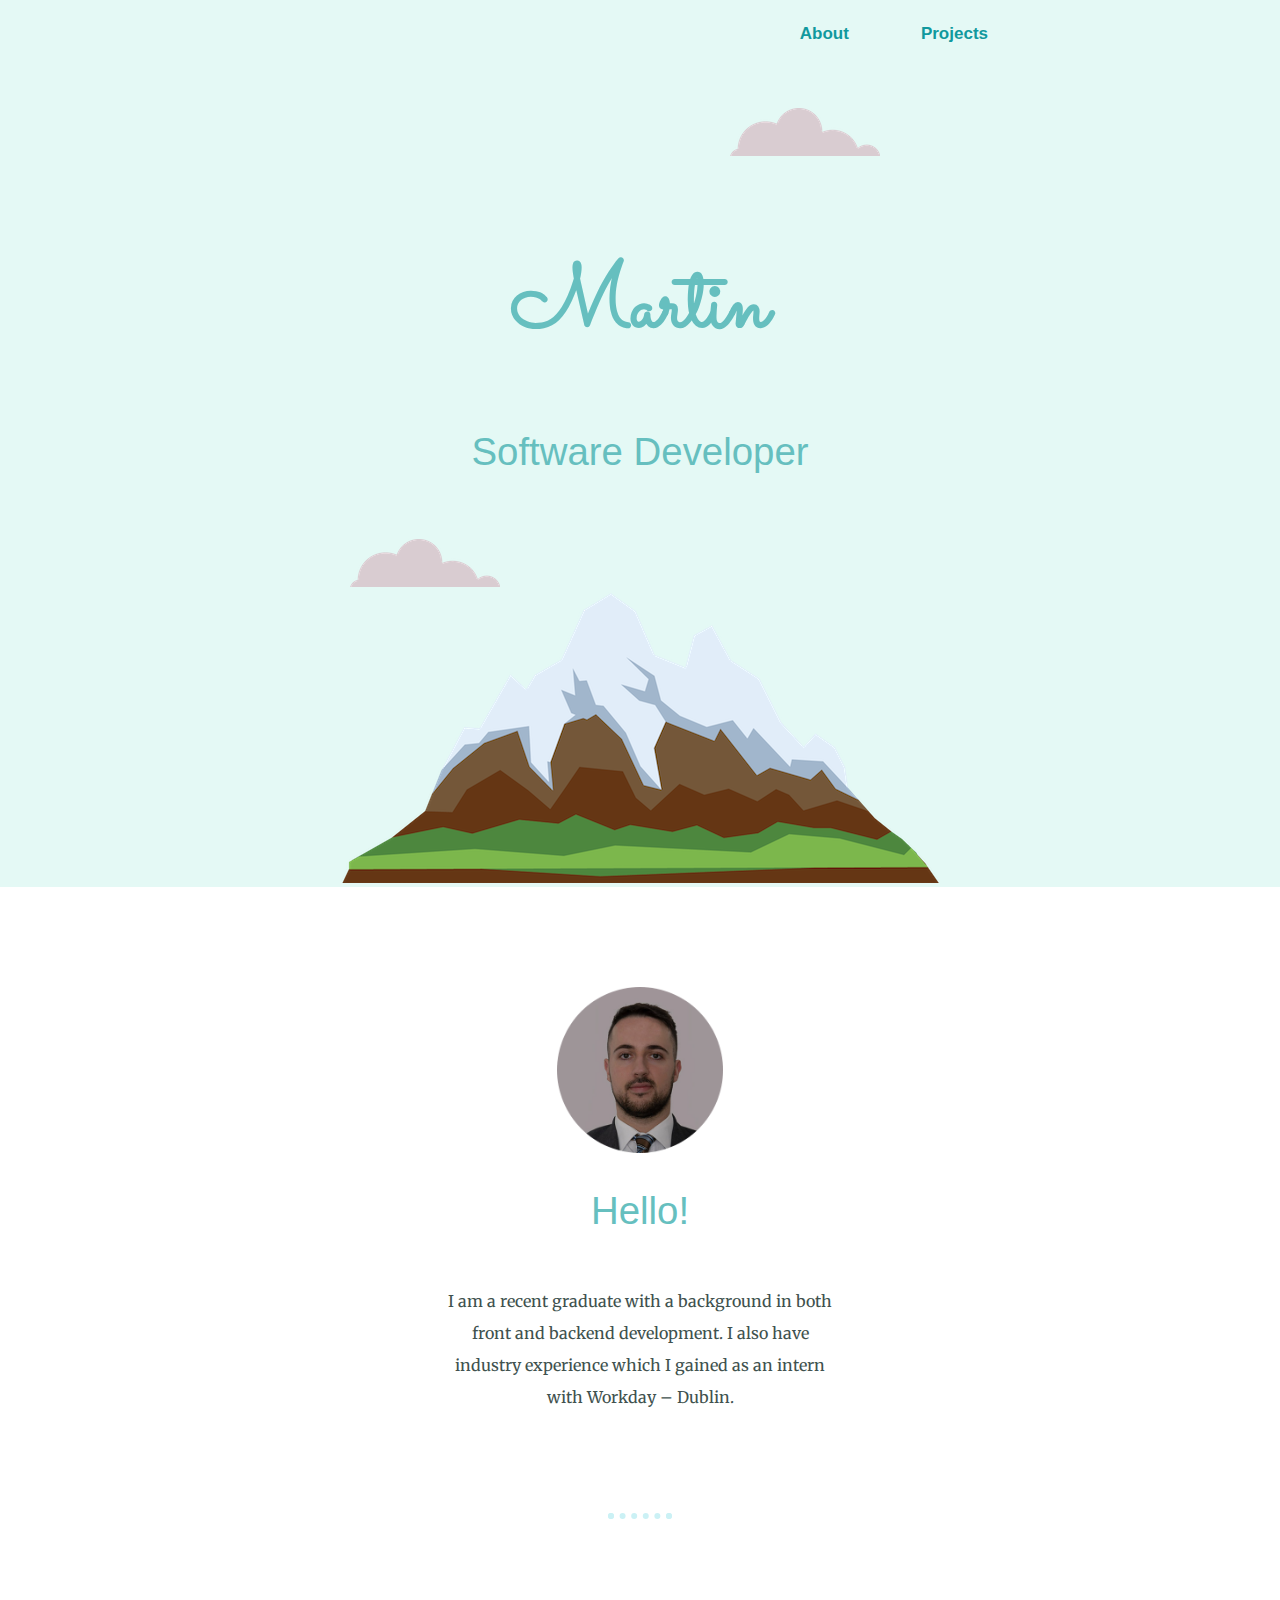
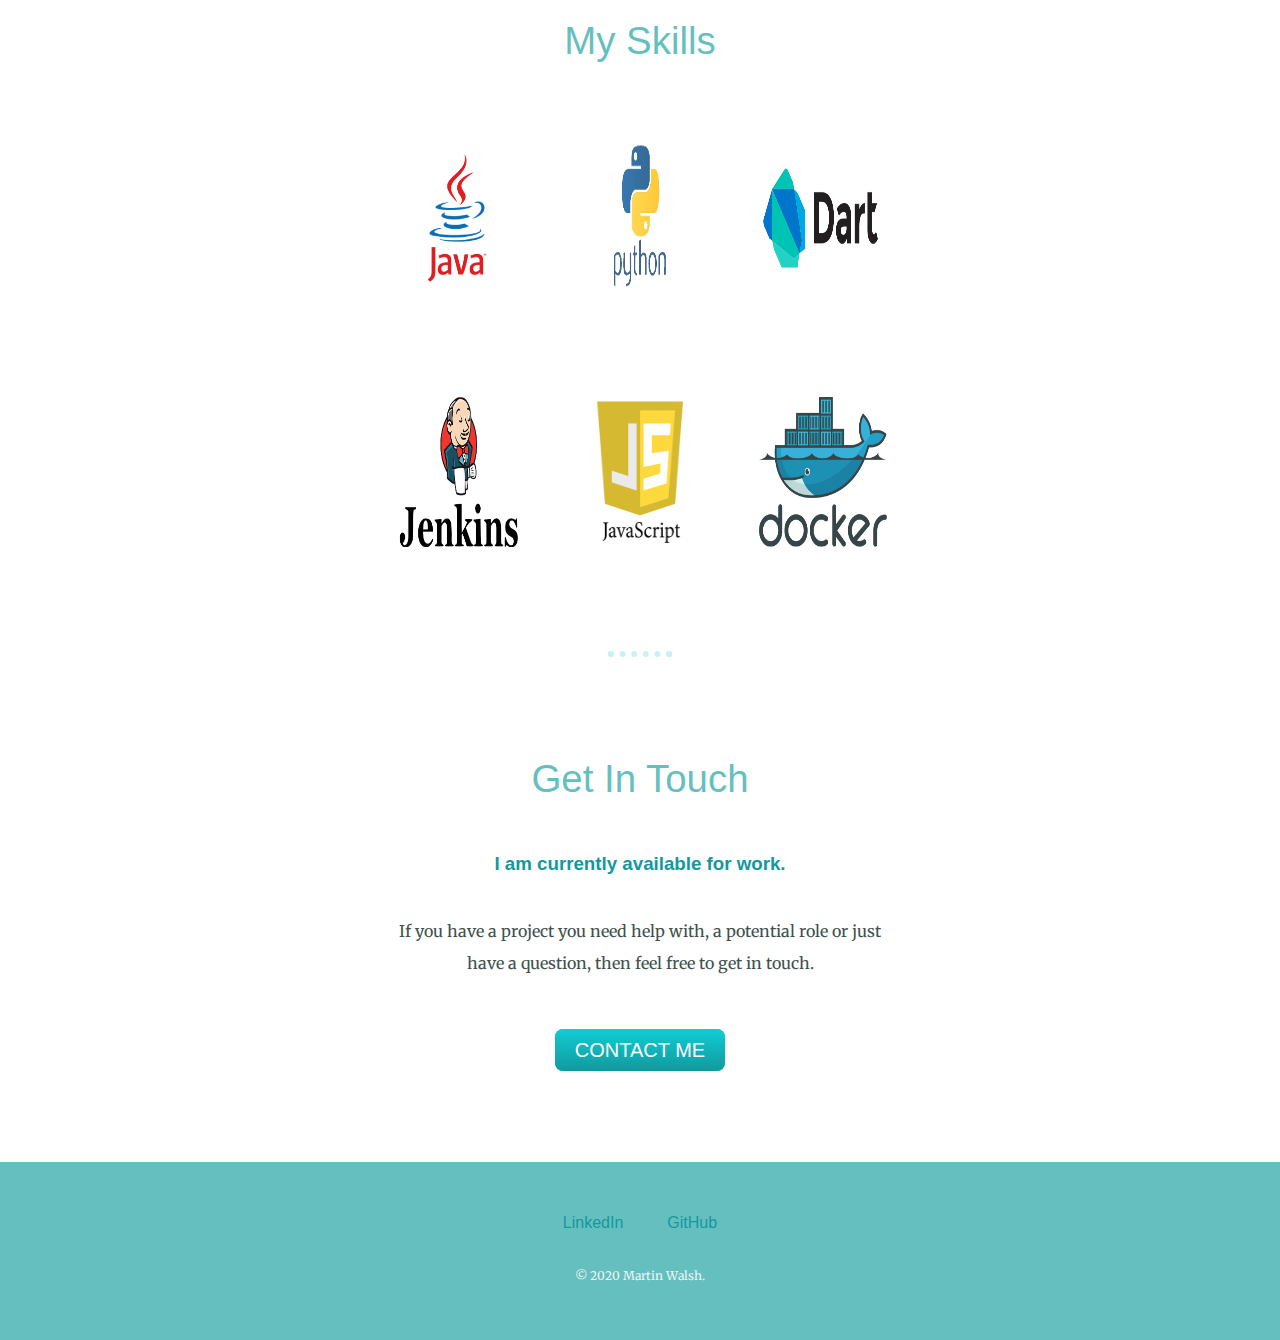
<file: index.html>
<!DOCTYPE html>
<html lang="en">

<head>
    <meta charset="UTF-8">
    <title>Martin Walsh</title>
    <link rel="stylesheet" type="text/css" href="css/styles.css">
    <link rel="icon" href="favicon.ico">
    <link href="https://fonts.googleapis.com/css?family=Merriweather|Montserrat700|Sacramento" rel="stylesheet">
</head>

<body>
    <div class="topnav">
        <a href="projects.html">Projects</a>
        <a href="index.html">About</a>
    </div>
    <div class="top-container">
        <img class="top-cloud" src="images/cloud.png" alt="cloud-img">
        <h1>Martin</h1>
        <h2>Software Developer</h2>
        <img class="bottom-cloud" src="images/cloud.png" alt="cloud-img">
        <img classs="mountain" src="images/mountain.png" alt="mountain-img">
    </div>
    <div class="middle-container">
        <div class="profile">
            <img class="profile-img" src="images/pictureML.png" alt="profile-img">
            <h2 class="hello">Hello!</h2>
            <p class="description">I am a recent graduate with a background in both front and backend
                development. I also have
                industry experience which I gained as
                an intern with Workday – Dublin.
            </p>
        </div>
        <hr>
        <div class="skills">
            <h2>My Skills</h2>

            <div class="skill-row">
                <img class="skill-img" src="images/skills/java.png" alt="computer-img">
                <img class="skill-img" src="images/skills/python.png" alt="computer-img">
                <img class="skill-img" src="images/skills/dart.png" alt="computer-img">
            </div>
            <div class="skill-row">
                <img class="skill-img" src="images/skills/jenkins.png" alt="computer-img">
                <img class="skill-img" src="images/skills/js.png" alt="computer-img">
                <img class="skill-img" src="images/skills/docker.png" alt="computer-img">
            </div>
        </div>
        <hr>
        <div class="contact-me">
            <h2>Get In Touch</h2>
            <h3>I am currently available for work.</h3>
            <p class="contact-message">If you have a project you need help with, a potential role or just have a
                question, then feel free to get in touch.
            </p>
            <a class="btn" href="mailto:martinwalhsd@gmail.com">CONTACT ME</a>
        </div>
    </div>
    </div>
    <div class="bottom-container">
        <a class="footer-link" target="_blank" href="https://www.linkedin.com/in/martin-walsh-36298a151/">LinkedIn</a>
        <a class="footer-link" target="_blank" href="https://github.com/m-codes">GitHub</a>
        <p class="copyright">© 2020 Martin Walsh.</p>
    </div>
</body>

</html>
</file>
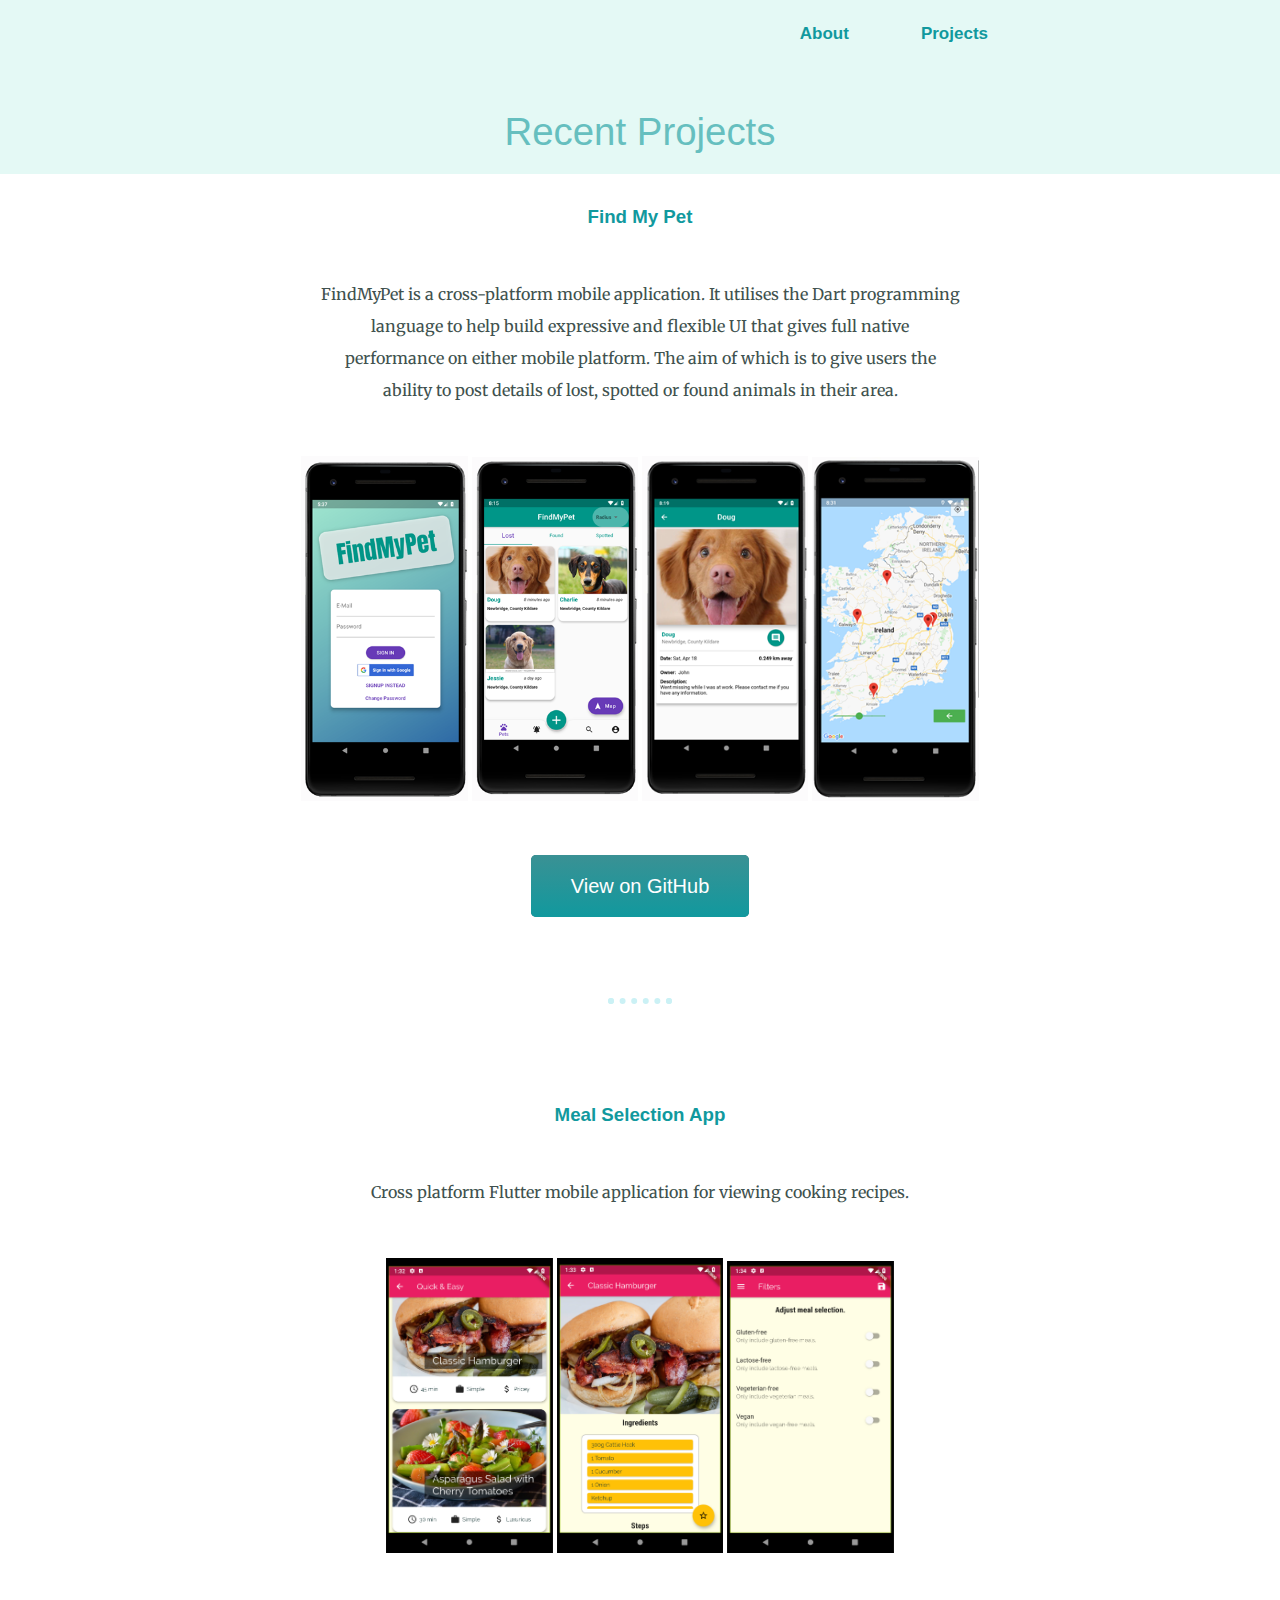
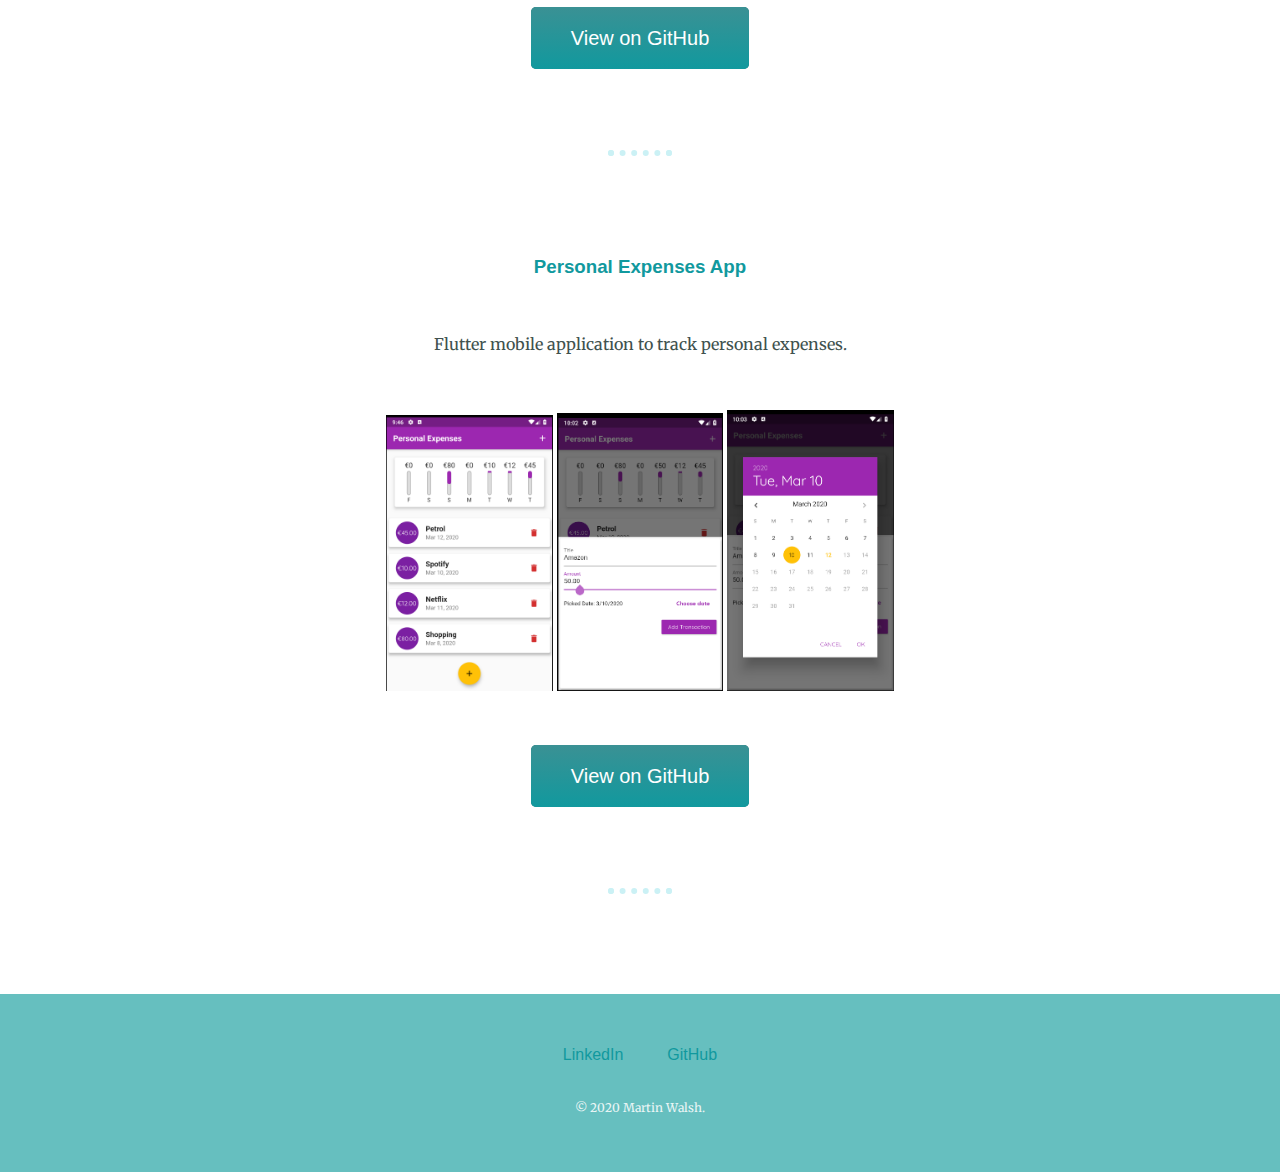
<file: projects.html>
<!DOCTYPE html>
<html lang="en">

<head>
    <meta charset="UTF-8">
    <title>Martin Walsh</title>
    <link rel="stylesheet" type="text/css" href="css/styles.css">
    <link rel="icon" href="favicon.ico">
    <link href="https://fonts.googleapis.com/css?family=Merriweather|Montserrat700|Sacramento" rel="stylesheet">
    <div class="topnav">
        <a href="projects.html">Projects</a>
        <a href="index.html">About</a>
    </div>
</head>

<body>

    <div class="projects">
        <div class="top-container-projects">
            <h2>Recent Projects</h2>
        </div>
        <div class="project-row">
            <h3>
                Find My Pet
            </h3>
            <p class="project-paragraph">FindMyPet is a cross-platform mobile application. It utilises
                the Dart programming language to help build expressive and flexible UI that gives full native
                performance on either mobile platform. The aim of which is to give users the ability to post details
                of lost, spotted or found animals in their area.</p>
            <img class="project-img" src="images/projects/findMyPet_loginScreen.png" alt="Login screen image">
            <img class="project-img" src="images/projects/findMyPet_homeScreen.png" alt="Home screen image">
            <img class="project-img" src="images/projects/findMyPet_petScreen.png" alt="Pet screen image">
            <img class="project-img" src="images/projects/findMyPet_mapScreen.png" alt="Map screen image">
            <div class="github-button">
                <a class="btn-projects" target="_blank" href="https://github.com/m-codes/find_my_pet_app">View on
                    GitHub</a>
            </div>
        </div>
        <hr>
        <div class="project-row">
            <h3>
                Meal Selection App
            </h3>
            <p class="project-paragraph">Cross platform Flutter mobile application for viewing cooking recipes.</p>
            <img class="project-img" src="images/projects/mealSelection_recipiesScreen.png" alt="Recipies screen image">
            <img class="project-img" src="images/projects/mealSelection_itemScreen.png" alt="Item screen image">
            <img class="project-img" src="images/projects/mealSelection_filterScreen.png" alt="Filter screen image">
            <div class="github-button">
                <a class="btn-projects" target="_blank" href="https://github.com/m-codes/meal_selection_app">View on
                    GitHub</a>
            </div>
        </div>
        <hr>
        <div class="project-row">
            <h3>
                Personal Expenses App
            </h3>
            <h3</h3> <p class="project-paragraph">Flutter mobile application to track personal expenses.</p>
                <img class="project-img" src="images/projects/expenses_homeScreen.png" alt="Home screen image">
                <img class="project-img" src="images/projects/expenses_transactionScreen.png"
                    alt="Transaction screen image">
                <img class="project-img" src="images/projects/expenses_calendarScreen.png" alt="Calendar screen image">
                <div class="github-button">
                    <a class="btn-projects" target="_blank" href="https://github.com/m-codes/personal_expenses_app">View
                        on GitHub</a>
                </div>
                <hr>
        </div>
    </div>
    <div class="bottom-container">
        <a class="footer-link" target="_blank" href="https://www.linkedin.com/in/martin-walsh-36298a151/">LinkedIn</a>
        <a class="footer-link" target="_blank" href="https://github.com/m-codes">GitHub</a>
        <p class="copyright">© 2020 Martin Walsh.</p>
    </div>
</body>

</html>
</file>
<file: css/styles.css>
body {
    color: #40514E;
    margin: 0;
    text-align: center;
    font-family: 'Merriweather', serif;
}

h1 {
    /*100% = 16px. Therefore, 90px percentage = 90px/16 = 562.5%
    16px = 100% = 1em. 90px = 5.625em
    */
    color: #66BFBF;
    font-family: 'Sacramento', cursive;
    font-size: 5.625rem;
    line-height: 2;
    margin: 50px auto 0 auto;

}

h2 {
    color: #66BFBF;
    font-family: 'Montserrat', sans-serif;
    font-size: 2.4rem;
    font-weight: normal;
    padding-bottom: 20px;
}

h3 {
    color: #11999E;
    font-family: 'Montserrat', sans-serif;
}


p {
    line-height: 2;
}

hr {
    border: dotted #cbf1f5 6px;
    border-bottom: none;
    width: 4%;
    margin: 100px auto;
}

a {
    color: #11999E;
    font-family: 'Montserrat', sans-serif;
    margin: 10px 20px;
    text-decoration: none;
}

.topnav a:hover {
    font-size: 120%;
    color: rgb(113, 240, 240);

}

a:hover {
    font-size: 120%;
    color: #EAF6F6;
}

.topnav {
    overflow: hidden;
    background-color: #E4F9F5;
    padding-right: 20%;
}

/* Style the links inside the navigation bar */
.topnav a {
    float: right;
    font-family: 'Montserrat', sans-serif;
    font-weight: bold;
    text-align: center;
    padding: 14px 16px;
    text-decoration: none;
    font-size: 17px;

}

.top-container {
    background-color: #E4F9F5;
    position: relative;
    padding-top: 100px;
}

.top-container-projects {
    background-color: #E4F9F5;
    position: relative;
    padding-top: 10px;

}

.middle-container {
    margin: 100px 0;
}

.bottom-container {
    background-color: #66BFBF;
    padding: 50px 0 20px;
}

.profile-img {
    width: 13%;
}

.description {
    line-height: 2;
    width: 30%;
    margin: auto;
}

.project-paragraph {
    width: 50%;
    text-align: center;
    margin: 50px auto 50px auto;

}

.top-cloud {
    top: 40px;
    right: 400px;
    position: absolute;
}

.bottom-cloud {
    position: absolute;
    left: 350px;
    bottom: 300px;
}

.skill-row-text {
    text-align: center;
    width: 40%;
    margin: 60px auto 80px auto;
}

.skill-row {
    margin: 60px auto 100px auto;
}

.skill-img {
    width: 10%;
    height: 150px;
    margin: 0 2% 0 2%;
}

.project-img {
    width: 13%;
    height: 30%;
    margin: 0 auto 0 auto;
}

.projects-hr {
    border-style: none;
    border-top-style: dotted;
    border-color: gray;
    border-width: 5px;
    width: 25%;
    margin: 50px auto 50px auto;
}

.contact-message {
    width: 40%;
    margin: 40px auto 60px;
}

.copyright {
    color: #EAF6F6;
    font-size: 0.75rem;
    padding: 20px 0;
}

.github-button {
    margin-top: 70px;
}

.btn-projects {
    background: #2d7679;
    background-image: -webkit-linear-gradient(top, #3a9194, #11999e);
    background-image: -moz-linear-gradient(top, #3a9194, #11999e);
    background-image: -ms-linear-gradient(top, #3a9194, #11999e);
    background-image: -o-linear-gradient(top, #3a9194, #11999e);
    background-image: linear-gradient(to bottom, #3a9194, #11999e);
    -webkit-border-radius: 8;
    -moz-border-radius: 8;
    border-radius: 5px;
    font-family: 'Montserrat', sans-serif;
    color: #ffffff;
    font-size: 20px;
    padding: 20px 40px 20px 40px;
    text-decoration: none;
}

.btn-projects:hover {
    background: #30e3cb;
    background-image: -webkit-linear-gradient(top, #30e3cb, #2bc4ad);
    background-image: -moz-linear-gradient(top, #30e3cb, #2bc4ad);
    background-image: -ms-linear-gradient(top, #30e3cb, #2bc4ad);
    background-image: -o-linear-gradient(top, #30e3cb, #2bc4ad);
    background-image: linear-gradient(to bottom, #30e3cb, #2bc4ad);
    text-decoration: none;
}


.btn {
    background: #11cdd4;
    background-image: -webkit-linear-gradient(top, #11cdd4, #11999e);
    background-image: -moz-linear-gradient(top, #11cdd4, #11999e);
    background-image: -ms-linear-gradient(top, #11cdd4, #11999e);
    background-image: -o-linear-gradient(top, #11cdd4, #11999e);
    background-image: linear-gradient(to bottom, #11cdd4, #11999e);
    -webkit-border-radius: 8;
    -moz-border-radius: 8;
    border-radius: 8px;
    font-family: 'Montserrat', sans-serif;
    color: #ffffff;
    font-size: 20px;
    padding: 10px 20px 10px 20px;
    text-decoration: none;
}


.btn:hover {
    background: #30e3cb;
    background-image: -webkit-linear-gradient(top, #30e3cb, #2bc4ad);
    background-image: -moz-linear-gradient(top, #30e3cb, #2bc4ad);
    background-image: -ms-linear-gradient(top, #30e3cb, #2bc4ad);
    background-image: -o-linear-gradient(top, #30e3cb, #2bc4ad);
    background-image: linear-gradient(to bottom, #30e3cb, #2bc4ad);
    text-decoration: none;
}
</file>
